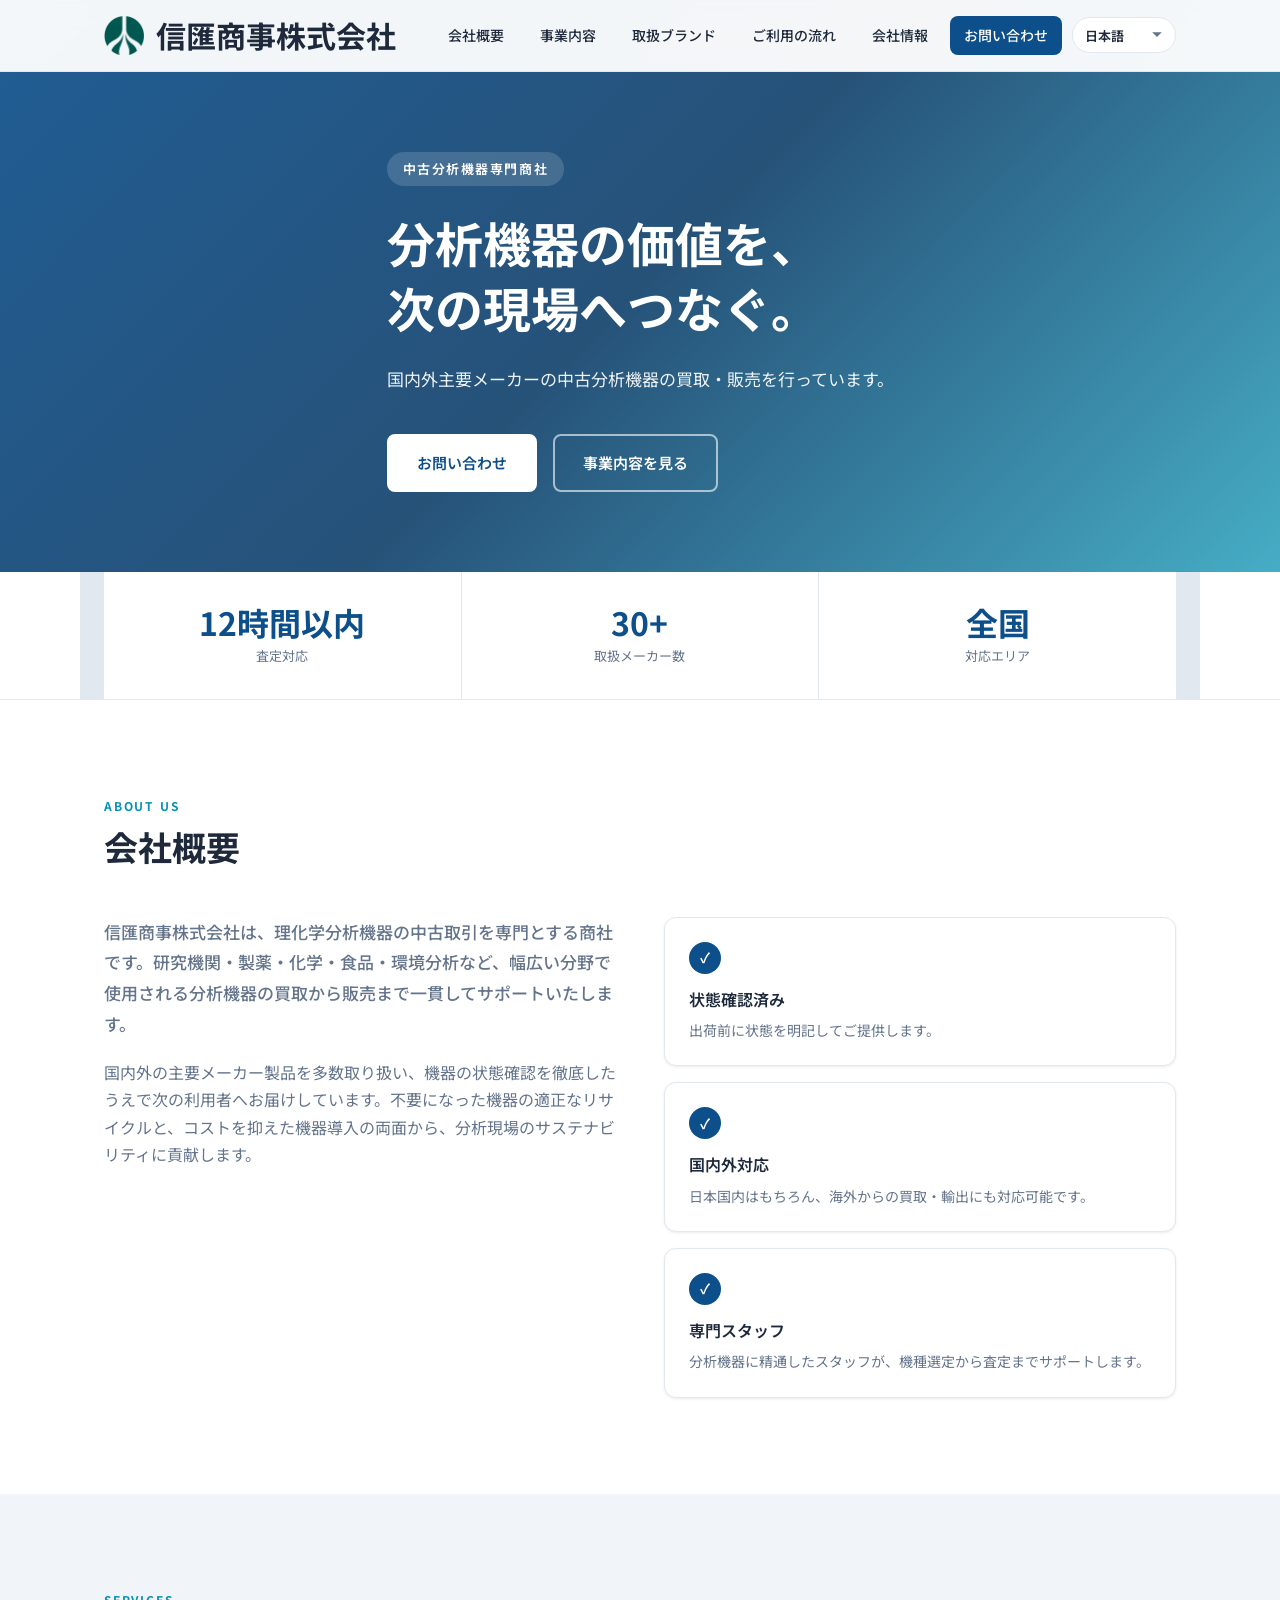
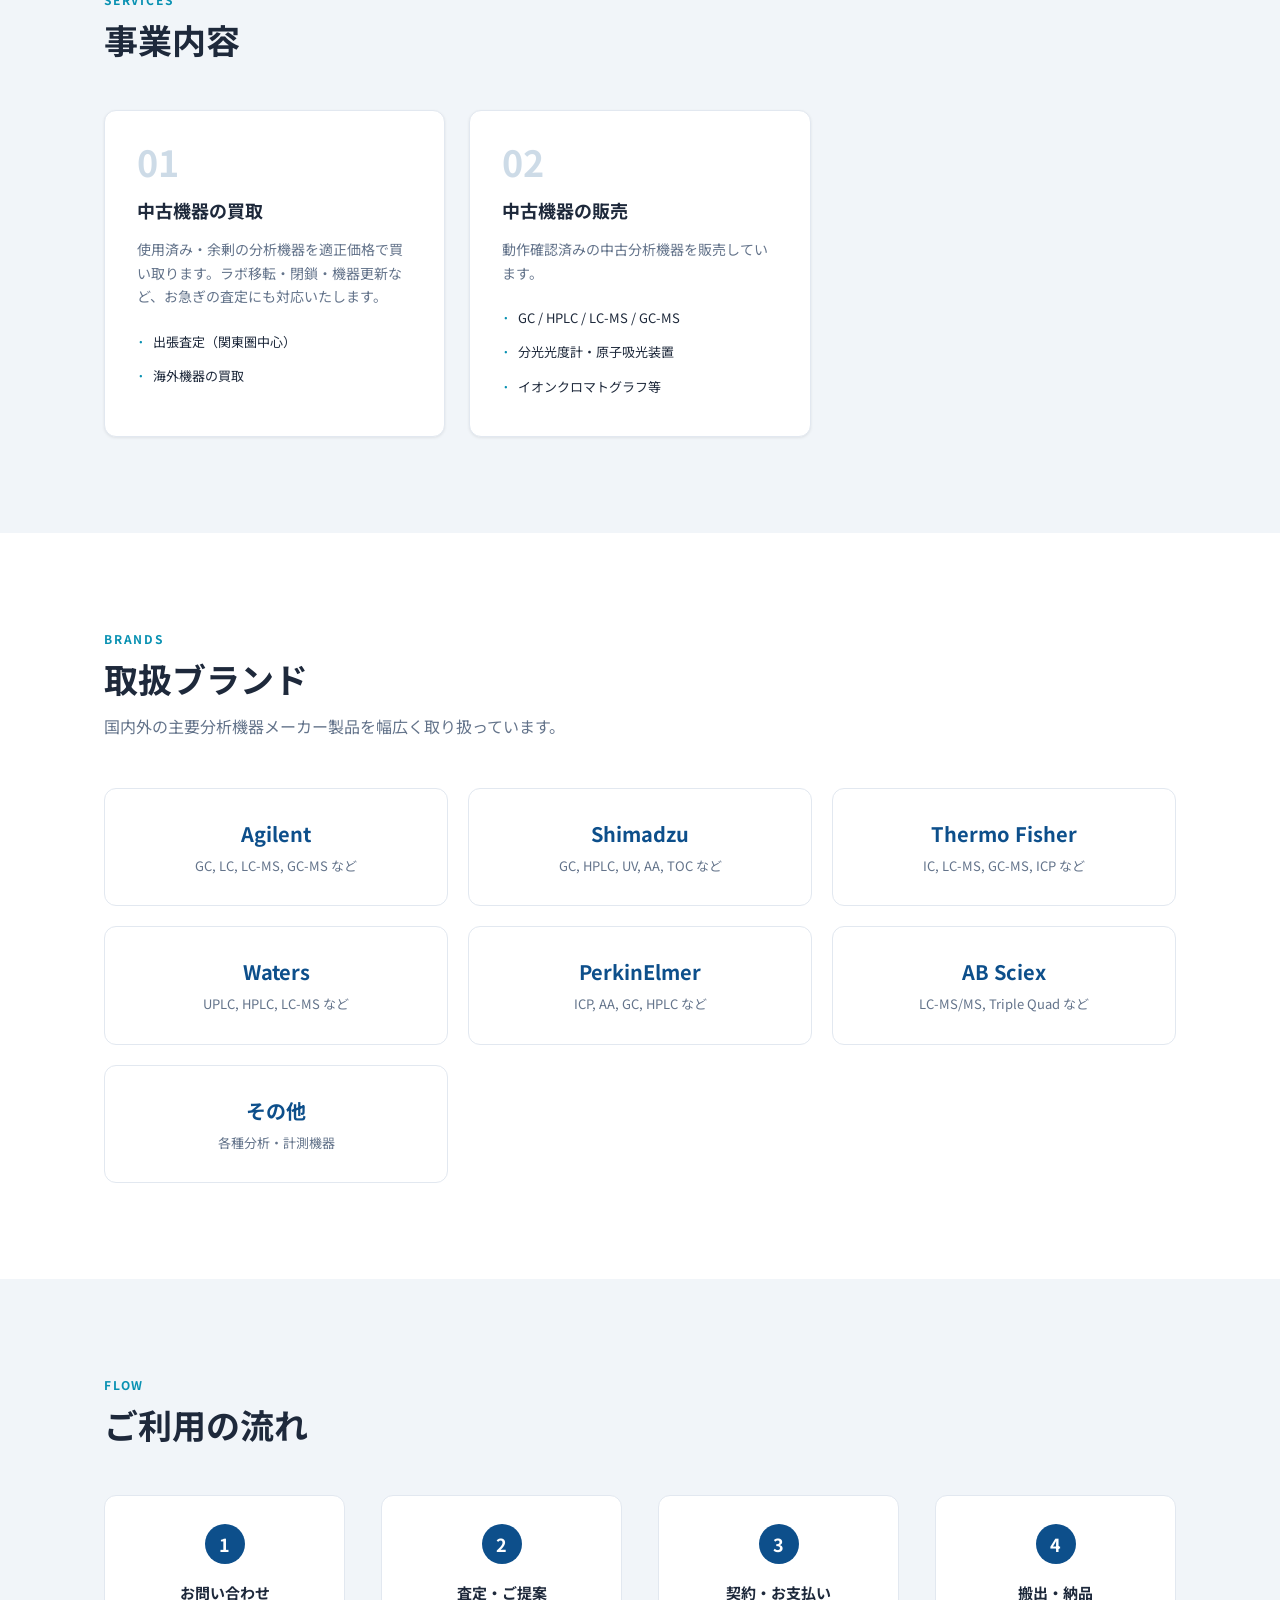
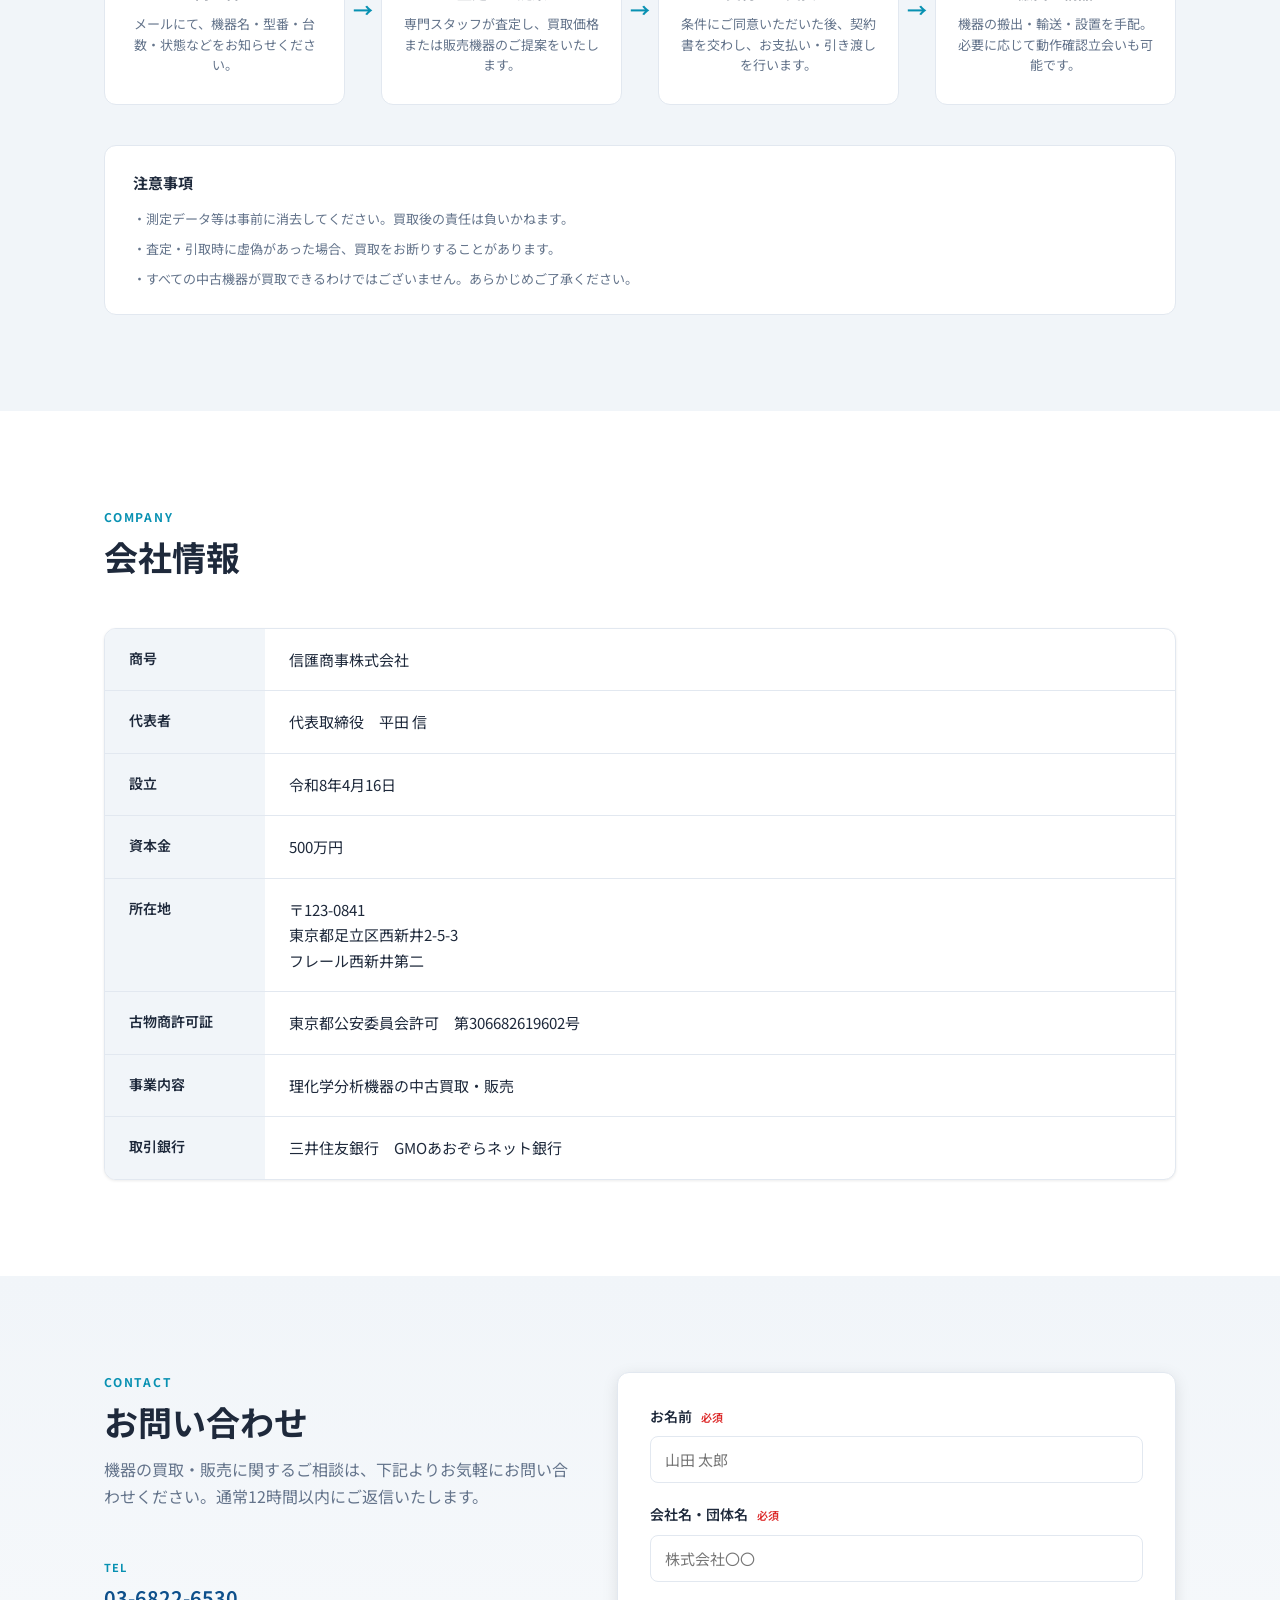
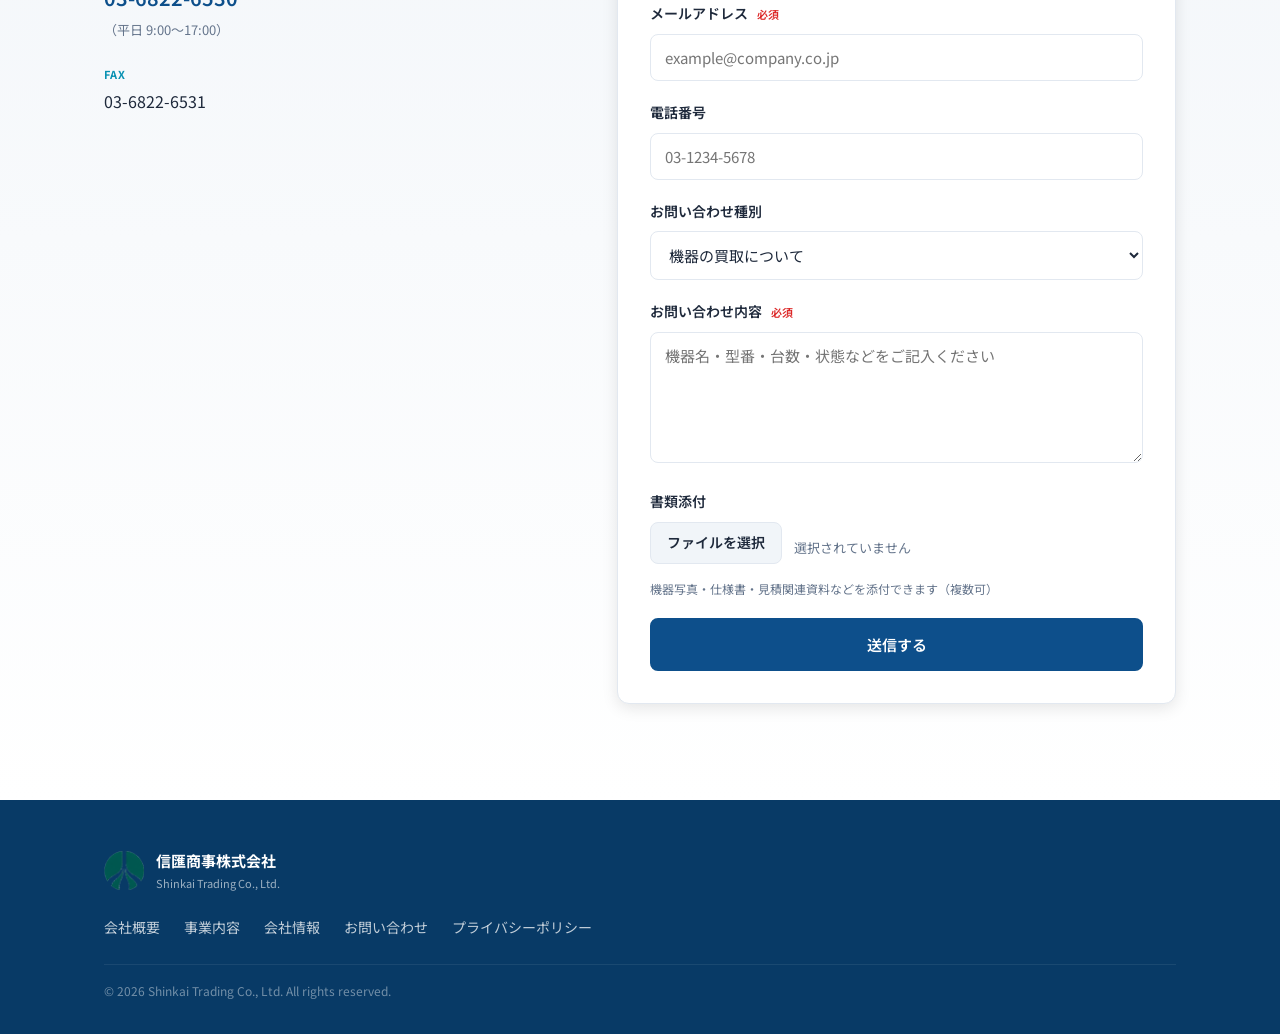
<file: index.html>
<!DOCTYPE html>
<html lang="ja">
<head>
  <meta charset="UTF-8">
  <meta name="viewport" content="width=device-width, initial-scale=1.0">
  <meta name="description" content="信匯商事株式会社は、国内外メーカーの中古分析機器の買取・販売を行う専門商社です。">
  <meta name="keywords" content="中古分析機器,買取,販売,GC,LC,MS,信匯商事">
  <title data-i18n="meta.title">信匯商事株式会社 | 中古分析機器の買取・販売</title>
  <link rel="preconnect" href="https://fonts.googleapis.com">
  <link rel="preconnect" href="https://fonts.gstatic.com" crossorigin>
  <link href="https://fonts.googleapis.com/css2?family=Noto+Sans+JP:wght@400;500;600;700&display=swap" rel="stylesheet">
  <link rel="stylesheet" href="style.css?v=20260727a">
  <link rel="icon" type="image/png" href="shinkai-mark-06.png">
</head>
<body>
  <header class="header" id="header">
    <div class="container header-inner">
      <a href="#" class="logo">
        <img src="shinkai-mark-06.png" alt="" class="logo-mark-img" width="40" height="40" />
        <span class="logo-name" data-i18n="logo.header">信匯商事株式会社</span>
      </a>
      <div class="header-right">
        <button class="nav-toggle" id="navToggle" data-i18n-aria="nav.toggle" aria-label="メニューを開く" aria-expanded="false">
          <span></span><span></span><span></span>
        </button>
        <nav class="nav" id="nav">
          <ul>
            <li><a href="#about" data-i18n="nav.about">会社概要</a></li>
            <li><a href="#services" data-i18n="nav.services">事業内容</a></li>
            <li><a href="#brands" data-i18n="nav.brands">取扱ブランド</a></li>
            <li><a href="#flow" data-i18n="nav.flow">ご利用の流れ</a></li>
            <li><a href="#company" data-i18n="nav.company">会社情報</a></li>
            <li><a href="#contact" class="nav-cta" data-i18n="nav.contact">お問い合わせ</a></li>
          </ul>
        </nav>
        <div class="nav-lang">
          <select id="langSelect" class="lang-select" data-i18n-aria="lang.group" aria-label="言語切り替え">
            <option value="ja">日本語</option>
            <option value="en">English</option>
          </select>
        </div>
      </div>
    </div>
  </header>

  <main>
    <section class="hero">
      <div class="hero-bg"></div>
      <div class="container hero-content">
        <p class="hero-label" data-i18n="hero.label">中古分析機器専門商社</p>
        <h1 data-i18n-html="hero.title">分析機器の価値を、<br>次の現場へつなぐ。</h1>
        <p class="hero-desc" data-i18n="hero.desc">
          国内外主要メーカーの中古分析機器の買取・販売を行っています。
        </p>
        <div class="hero-actions">
          <a href="#contact" class="btn btn-primary" data-i18n="hero.ctaContact">お問い合わせ</a>
          <a href="#services" class="btn btn-outline" data-i18n="hero.ctaServices">事業内容を見る</a>
        </div>
      </div>
    </section>

    <section class="stats">
      <div class="container stats-grid">
        <div class="stat-item">
          <span class="stat-num" data-i18n="stat.appraisalValue">12時間以内</span>
          <span class="stat-label" data-i18n="stat.appraisal">査定対応</span>
        </div>
        <div class="stat-item">
          <span class="stat-num">30+</span>
          <span class="stat-label" data-i18n="stat.makers">取扱メーカー数</span>
        </div>
        <div class="stat-item">
          <span class="stat-num" data-i18n="stat.areaValue">全国</span>
          <span class="stat-label" data-i18n="stat.area">対応エリア</span>
        </div>
      </div>
    </section>

    <section class="section" id="about">
      <div class="container">
        <div class="section-header">
          <span class="section-label">ABOUT US</span>
          <h2 data-i18n="about.title">会社概要</h2>
        </div>
        <div class="about-grid">
          <div class="about-text">
            <p class="lead" data-i18n="about.lead">
              信匯商事株式会社は、理化学分析機器の中古取引を専門とする商社です。
              研究機関・製薬・化学・食品・環境分析など、幅広い分野で使用される分析機器の
              買取から販売まで一貫してサポートいたします。
            </p>
            <p data-i18n="about.body">
              国内外の主要メーカー製品を多数取り扱い、機器の状態確認を徹底したうえで
              次の利用者へお届けしています。不要になった機器の適正なリサイクルと、
              コストを抑えた機器導入の両面から、分析現場のサステナビリティに貢献します。
            </p>
          </div>
          <div class="about-features">
            <div class="feature-card">
              <div class="feature-icon">✓</div>
              <h3 data-i18n="about.f1.title">状態確認済み</h3>
              <p data-i18n="about.f1.body">出荷前に状態を明記してご提供します。</p>
            </div>
            <div class="feature-card">
              <div class="feature-icon">✓</div>
              <h3 data-i18n="about.f2.title">国内外対応</h3>
              <p data-i18n="about.f2.body">日本国内はもちろん、海外からの買取・輸出にも対応可能です。</p>
            </div>
            <div class="feature-card">
              <div class="feature-icon">✓</div>
              <h3 data-i18n="about.f3.title">専門スタッフ</h3>
              <p data-i18n="about.f3.body">分析機器に精通したスタッフが、機種選定から査定までサポートします。</p>
            </div>
          </div>
        </div>
      </div>
    </section>

    <section class="section section-alt" id="services">
      <div class="container">
        <div class="section-header">
          <span class="section-label">SERVICES</span>
          <h2 data-i18n="services.title">事業内容</h2>
        </div>
        <div class="services-grid">
          <article class="service-card">
            <div class="service-num">01</div>
            <h3 data-i18n="services.s1.title">中古機器の買取</h3>
            <p data-i18n="services.s1.body">
              使用済み・余剰の分析機器を適正価格で買い取ります。
              ラボ移転・閉鎖・機器更新など、お急ぎの査定にも対応いたします。
            </p>
            <ul>
              <li data-i18n="services.s1.li1">出張査定（関東圏中心）</li>
              <li data-i18n="services.s1.li2">海外機器の買取</li>
            </ul>
          </article>
          <article class="service-card">
            <div class="service-num">02</div>
            <h3 data-i18n="services.s2.title">中古機器の販売</h3>
            <p data-i18n="services.s2.body">
              動作確認済みの中古分析機器を販売しています。
            </p>
            <ul>
              <li>GC / HPLC / LC-MS / GC-MS</li>
              <li data-i18n="services.s2.li2">分光光度計・原子吸光装置</li>
              <li data-i18n="services.s2.li3">イオンクロマトグラフ等</li>
            </ul>
          </article>
        </div>
      </div>
    </section>

    <section class="section" id="brands">
      <div class="container">
        <div class="section-header">
          <span class="section-label">BRANDS</span>
          <h2 data-i18n="brands.title">取扱ブランド</h2>
          <p class="section-desc" data-i18n="brands.desc">国内外の主要分析機器メーカー製品を幅広く取り扱っています。</p>
        </div>
        <div class="brands-grid">
          <div class="brand-card">
            <h3>Agilent</h3>
            <p>GC, LC, LC-MS, GC-MS <span data-i18n="brands.etc">など</span></p>
          </div>
          <div class="brand-card">
            <h3>Shimadzu</h3>
            <p>GC, HPLC, UV, AA, TOC <span data-i18n="brands.etc">など</span></p>
          </div>
          <div class="brand-card">
            <h3>Thermo Fisher</h3>
            <p>IC, LC-MS, GC-MS, ICP <span data-i18n="brands.etc">など</span></p>
          </div>
          <div class="brand-card">
            <h3>Waters</h3>
            <p>UPLC, HPLC, LC-MS <span data-i18n="brands.etc">など</span></p>
          </div>
          <div class="brand-card">
            <h3>PerkinElmer</h3>
            <p>ICP, AA, GC, HPLC <span data-i18n="brands.etc">など</span></p>
          </div>
          <div class="brand-card">
            <h3>AB Sciex</h3>
            <p>LC-MS/MS, Triple Quad <span data-i18n="brands.etc">など</span></p>
          </div>
          <div class="brand-card">
            <h3 data-i18n="brands.other">その他</h3>
            <p data-i18n="brands.otherDesc">各種分析・計測機器</p>
          </div>
        </div>
      </div>
    </section>

    <section class="section section-alt" id="flow">
      <div class="container">
        <div class="section-header">
          <span class="section-label">FLOW</span>
          <h2 data-i18n="flow.title">ご利用の流れ</h2>
        </div>
        <div class="flow-steps">
          <div class="flow-step">
            <span class="flow-num">1</span>
            <h3 data-i18n="flow.1.title">お問い合わせ</h3>
            <p data-i18n="flow.1.body">メールにて、機器名・型番・台数・状態などをお知らせください。</p>
          </div>
          <div class="flow-arrow">→</div>
          <div class="flow-step">
            <span class="flow-num">2</span>
            <h3 data-i18n="flow.2.title">査定・ご提案</h3>
            <p data-i18n="flow.2.body">専門スタッフが査定し、買取価格または販売機器のご提案をいたします。</p>
          </div>
          <div class="flow-arrow">→</div>
          <div class="flow-step">
            <span class="flow-num">3</span>
            <h3 data-i18n="flow.3.title">契約・お支払い</h3>
            <p data-i18n="flow.3.body">条件にご同意いただいた後、契約書を交わし、お支払い・引き渡しを行います。</p>
          </div>
          <div class="flow-arrow">→</div>
          <div class="flow-step">
            <span class="flow-num">4</span>
            <h3 data-i18n="flow.4.title">搬出・納品</h3>
            <p data-i18n="flow.4.body">機器の搬出・輸送・設置を手配。必要に応じて動作確認立会いも可能です。</p>
          </div>
        </div>
        <div class="flow-notes">
          <h3 data-i18n="flow.notes">注意事項</h3>
          <ul>
            <li data-i18n="flow.n1">測定データ等は事前に消去してください。買取後の責任は負いかねます。</li>
            <li data-i18n="flow.n2">査定・引取時に虚偽があった場合、買取をお断りすることがあります。</li>
            <li data-i18n="flow.n3">すべての中古機器が買取できるわけではございません。あらかじめご了承ください。</li>
          </ul>
        </div>
      </div>
    </section>

    <section class="section" id="company">
      <div class="container">
        <div class="section-header">
          <span class="section-label">COMPANY</span>
          <h2 data-i18n="company.title">会社情報</h2>
        </div>
        <div class="company-table-wrap">
          <table class="company-table">
            <tbody>
              <tr>
                <th data-i18n="company.name">商号</th>
                <td data-i18n-html="company.nameValue">信匯商事株式会社</td>
              </tr>
              <tr>
                <th data-i18n="company.rep">代表者</th>
                <td data-i18n="company.repValue">代表取締役　平田 信</td>
              </tr>
              <tr>
                <th data-i18n="company.founded">設立</th>
                <td data-i18n="company.foundedValue">令和8年4月16日</td>
              </tr>
              <tr>
                <th data-i18n="company.capital">資本金</th>
                <td data-i18n="company.capitalValue">500万円</td>
              </tr>
              <tr>
                <th data-i18n="company.address">所在地</th>
                <td data-i18n-html="company.addressValue">
                  〒123-0841<br>
                  東京都足立区西新井2-5-3<br>
                  フレール西新井第二
                </td>
              </tr>
              <tr>
                <th data-i18n="company.license">古物商許可証</th>
                <td data-i18n="company.licenseValue">東京都公安委員会許可　第306682619602号</td>
              </tr>
              <tr>
                <th data-i18n="company.business">事業内容</th>
                <td data-i18n="company.businessValue">理化学分析機器の中古買取・販売</td>
              </tr>
              <tr>
                <th data-i18n="company.bank">取引銀行</th>
                <td data-i18n="company.bankValue">三井住友銀行　GMOあおぞらネット銀行</td>
              </tr>
            </tbody>
          </table>
        </div>
      </div>
    </section>

    <section class="section section-contact" id="contact">
      <div class="container">
        <div class="contact-grid">
          <div class="contact-info">
            <div class="section-header">
              <span class="section-label">CONTACT</span>
              <h2 data-i18n="contact.title">お問い合わせ</h2>
              <p class="section-desc" data-i18n="contact.desc">
                機器の買取・販売に関するご相談は、下記よりお気軽にお問い合わせください。
                通常12時間以内にご返信いたします。
              </p>
            </div>
            <div class="contact-details">
              <div class="contact-item">
                <span class="contact-label">TEL</span>
                <a href="tel:+81368226530">03-6822-6530</a>
                <span class="contact-sub" data-i18n="contact.hours">（平日 9:00〜17:00）</span>
              </div>
              <div class="contact-item">
                <span class="contact-label">FAX</span>
                <span>03-6822-6531</span>
              </div>
            </div>
          </div>
          <form class="contact-form" id="contactForm" action="https://formsubmit.co/hirata@shinkai-trading.co.jp" method="POST" enctype="multipart/form-data">
            <input type="hidden" name="_subject" id="formSubject" value="【お問い合わせ】ウェブサイトより">
            <input type="hidden" name="_template" value="table">
            <input type="hidden" name="_captcha" value="false">
            <input type="hidden" name="_next" value="https://www.shinkai-trading.co.jp/?sent=1#contact">
            <input type="text" name="_honey" style="display:none !important" tabindex="-1" autocomplete="off" aria-hidden="true">
            <input type="hidden" name="inquiry_type" id="typeText" value="">
            <p class="form-status form-status--success" id="formSent" hidden data-i18n="form.sent">送信が完了しました。内容を確認のうえ、ご連絡いたします。</p>
            <div class="form-group">
              <label for="name"><span data-i18n="form.name">お名前</span> <span class="required" data-i18n="form.required">必須</span></label>
              <input type="text" id="name" name="name" required data-i18n-placeholder="form.namePh" placeholder="山田 太郎">
            </div>
            <div class="form-group">
              <label for="company"><span data-i18n="form.company">会社名・団体名</span> <span class="required" data-i18n="form.required">必須</span></label>
              <input type="text" id="company" name="company" required data-i18n-placeholder="form.companyPh" placeholder="株式会社〇〇">
            </div>
            <div class="form-group">
              <label for="email"><span data-i18n="form.email">メールアドレス</span> <span class="required" data-i18n="form.required">必須</span></label>
              <input type="email" id="email" name="email" required placeholder="example@company.co.jp">
            </div>
            <div class="form-group">
              <label for="phone" data-i18n="form.phone">電話番号</label>
              <input type="tel" id="phone" name="phone" data-i18n-placeholder="form.phonePh" placeholder="03-1234-5678">
            </div>
            <div class="form-group">
              <label for="type" data-i18n="form.type">お問い合わせ種別</label>
              <select id="type" name="type_code">
                <option value="buy" data-i18n="form.typeBuy">機器の買取について</option>
                <option value="sell" data-i18n="form.typeSell">機器の購入について</option>
                <option value="other" data-i18n="form.typeOther">その他</option>
              </select>
            </div>
            <div class="form-group">
              <label for="message"><span data-i18n="form.message">お問い合わせ内容</span> <span class="required" data-i18n="form.required">必須</span></label>
              <textarea id="message" name="message" rows="5" required data-i18n-placeholder="form.messagePh" placeholder="機器名・型番・台数・状態などをご記入ください"></textarea>
            </div>
            <div class="form-group">
              <label for="attachment" data-i18n="form.attachment">書類添付</label>
              <div class="file-upload">
                <input type="file" id="attachment" name="attachment" class="file-upload-input" multiple accept=".pdf,.doc,.docx,.xls,.xlsx,.jpg,.jpeg,.png,.gif,.zip">
                <label for="attachment" class="file-upload-btn" data-i18n="form.fileBtn">ファイルを選択</label>
                <span class="file-upload-name" id="attachmentName" data-i18n="form.fileNone">選択されていません</span>
              </div>
              <p class="file-hint" data-i18n="form.fileHint">機器写真・仕様書・見積関連資料などを添付できます（複数可）</p>
            </div>
            <button type="submit" class="btn btn-primary btn-full" data-i18n="form.submit">送信する</button>
          </form>
        </div>
      </div>
    </section>
  </main>

  <footer class="footer">
    <div class="container footer-inner">
      <div class="footer-brand">
        <img src="shinkai-mark-06.png" alt="" class="logo-mark-img logo-mark-img--footer" width="40" height="40" />
        <div>
          <p class="footer-name" data-i18n="logo.company">信匯商事株式会社</p>
          <p class="footer-sub">Shinkai Trading Co., Ltd.</p>
        </div>
      </div>
      <div class="footer-links">
        <a href="#about" data-i18n="footer.about">会社概要</a>
        <a href="#services" data-i18n="footer.services">事業内容</a>
        <a href="#company" data-i18n="footer.company">会社情報</a>
        <a href="#contact" data-i18n="footer.contact">お問い合わせ</a>
        <a href="privacy.html" data-i18n="footer.privacy">プライバシーポリシー</a>
      </div>
      <p class="footer-copy">&copy; 2026 Shinkai Trading Co., Ltd. All rights reserved.</p>
    </div>
  </footer>

  <script src="i18n.js?v=20260727a"></script>
  <script src="main.js?v=20260727a"></script>
</body>
</html>
</file>
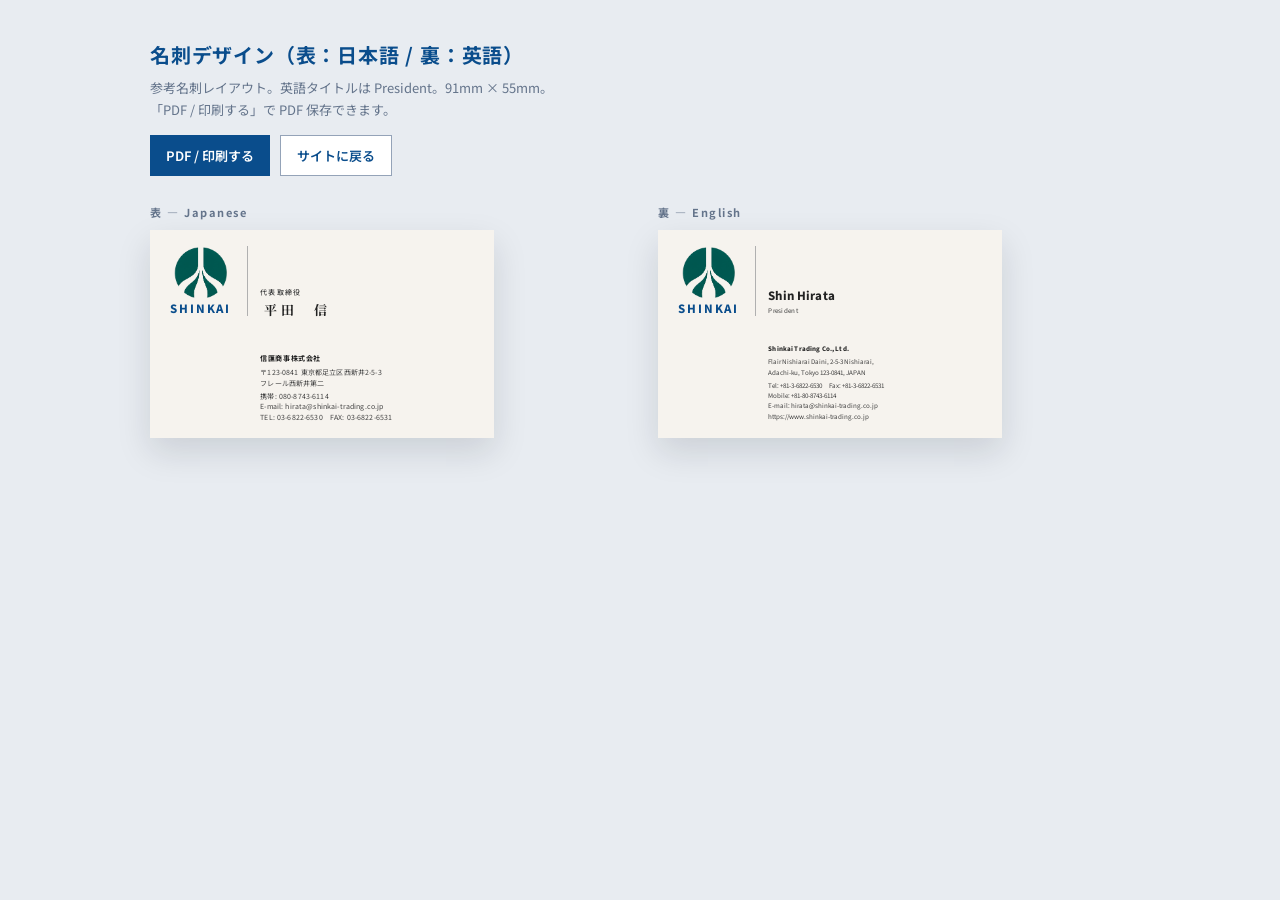
<file: business-card.html>
<!DOCTYPE html>
<html lang="ja">
<head>
  <meta charset="UTF-8" />
  <meta name="viewport" content="width=device-width, initial-scale=1" />
  <title>名刺 | 信匯商事株式会社</title>
  <link rel="preconnect" href="https://fonts.googleapis.com" />
  <link rel="preconnect" href="https://fonts.gstatic.com" crossorigin />
  <link href="https://fonts.googleapis.com/css2?family=Noto+Sans+JP:wght@400;500;700&family=Noto+Serif+JP:wght@600;700&family=Source+Sans+3:wght@400;600;700&display=swap" rel="stylesheet" />
  <style>
    :root {
      --ink: #222;
      --soft: #444;
      --line: #b0b0b0;
      --brand: #0a4d8c;
      --paper: #f6f3ee;
      --ui: #64748b;
    }

    * { box-sizing: border-box; margin: 0; padding: 0; }

    body {
      font-family: "Noto Sans JP", "Source Sans 3", sans-serif;
      background: #e8ecf1;
      color: var(--ink);
      min-height: 100vh;
      padding: 40px 24px 64px;
    }

    .page { max-width: 980px; margin: 0 auto; }
    .intro { margin-bottom: 28px; }

    .intro h1 {
      font-size: 20px;
      font-weight: 700;
      letter-spacing: 0.04em;
      color: var(--brand);
    }

    .intro p {
      margin-top: 8px;
      font-size: 13px;
      color: var(--ui);
      line-height: 1.7;
    }

    .actions {
      display: flex;
      flex-wrap: wrap;
      gap: 10px;
      margin-top: 14px;
    }

    .actions button {
      appearance: none;
      border: 0;
      background: var(--brand);
      color: #fff;
      font: inherit;
      font-size: 13px;
      font-weight: 600;
      padding: 10px 16px;
      cursor: pointer;
    }

    .actions button.secondary {
      background: #fff;
      color: var(--brand);
      border: 1px solid #94a3b8;
    }

    .board {
      display: grid;
      gap: 36px;
    }

    .face-label {
      font-size: 11px;
      font-weight: 700;
      letter-spacing: 0.14em;
      color: var(--ui);
      margin-bottom: 10px;
    }

    /* 91mm × 55mm — ORIX参考の整列レイアウト */
    .card {
      width: 91mm;
      height: 55mm;
      background: var(--paper);
      overflow: hidden;
      box-shadow: 0 14px 32px rgba(15, 23, 42, 0.13);
    }

    .card-inner {
      width: 100%;
      height: 100%;
      padding: 4.2mm 5.5mm 4.2mm 3.8mm;
      display: grid;
      grid-template-columns: 22mm minmax(0, 1fr);
      grid-template-rows: auto 1fr;
      background: var(--paper);
      color: var(--ink);
    }

    .brand-col {
      grid-column: 1;
      grid-row: 1;
      display: flex;
      flex-direction: column;
      align-items: center;
      align-self: start;
      height: fit-content;
      padding-top: 0;
      padding-right: 2.8mm;
      position: relative;
    }

    .brand-col::after {
      content: "";
      position: absolute;
      top: 0;
      right: 0;
      bottom: 0;
      width: 0.22mm;
      background: var(--line);
    }

    .mark {
      width: 14mm;
      height: 14mm;
      object-fit: contain;
      display: block;
    }

    .mark-word {
      margin-top: 1.2mm;
      font-family: "Source Sans 3", sans-serif;
      font-size: 13px;
      font-weight: 700;
      letter-spacing: 0.14em;
      color: var(--brand);
      line-height: 1;
    }

    .person-col {
      grid-column: 2;
      grid-row: 1;
      padding-left: 3.4mm;
      display: flex;
      flex-direction: column;
      justify-content: flex-end;
      align-self: stretch;
      padding-bottom: 0;
    }

    .title {
      font-size: 7px;
      font-weight: 500;
      letter-spacing: 0.16em;
      color: var(--soft);
      line-height: 1.35;
    }

    .title.en {
      font-family: "Source Sans 3", sans-serif;
      font-size: 7px;
      letter-spacing: 0.04em;
      font-weight: 400;
      color: var(--soft);
      margin-top: 1.2mm;
    }

    .name {
      margin-top: 1.6mm;
      font-family: "Noto Serif JP", "Hiragino Mincho ProN", serif;
      font-size: 13px;
      font-weight: 700;
      letter-spacing: 0.28em;
      line-height: 1;
      text-indent: 0.28em;
      color: var(--ink);
    }

    .name.en {
      margin-top: 0;
      margin-bottom: 0;
      font-family: "Source Sans 3", sans-serif;
      font-size: 13px;
      font-weight: 700;
      letter-spacing: 0.01em;
      text-indent: 0;
    }

    .info-col {
      grid-column: 1 / -1;
      grid-row: 2;
      padding-left: 25.4mm;
      padding-top: 2.4mm;
      display: flex;
      flex-direction: column;
      justify-content: flex-end;
    }

    .company {
      font-size: 7px;
      font-weight: 700;
      letter-spacing: 0.08em;
      margin-bottom: 1.2mm;
      color: var(--ink);
    }

    .company.en {
      font-family: "Source Sans 3", sans-serif;
      font-size: 7px;
      font-weight: 700;
      letter-spacing: 0.02em;
      margin-bottom: 1mm;
    }

    .details {
      font-size: 7px;
      line-height: 1.5;
      color: var(--soft);
      letter-spacing: 0.02em;
    }

    .details.en {
      font-family: "Source Sans 3", sans-serif;
      font-size: 7px;
      line-height: 1.48;
      letter-spacing: 0;
    }

    .details .row { display: block; }

    .details .gap {
      height: 0.7mm;
    }

    @media (min-width: 760px) {
      .board {
        grid-template-columns: 1fr 1fr;
        align-items: start;
      }
    }

    @media print {
      @page {
        size: 91mm 55mm;
        margin: 0;
      }

      body {
        background: #fff;
        padding: 0;
      }

      .intro,
      .face-label,
      .actions {
        display: none !important;
      }

      .page,
      .board,
      .face {
        margin: 0;
        padding: 0;
        max-width: none;
      }

      .board { display: block; }

      .face {
        break-after: page;
        page-break-after: always;
      }

      .face:last-child {
        break-after: auto;
        page-break-after: auto;
      }

      .card {
        box-shadow: none;
        width: 91mm;
        height: 55mm;
      }
    }
  </style>
</head>
<body>
  <div class="page">
    <div class="intro">
      <h1>名刺デザイン（表：日本語 / 裏：英語）</h1>
      <p>
        参考名刺レイアウト。英語タイトルは President。91mm × 55mm。<br />
        「PDF / 印刷する」で PDF 保存できます。
      </p>
      <div class="actions">
        <button type="button" onclick="window.print()">PDF / 印刷する</button>
        <button type="button" class="secondary" onclick="window.location.href='index.html'">サイトに戻る</button>
      </div>
    </div>

    <div class="board">
      <div class="face">
        <div class="face-label">表 — Japanese</div>
        <article class="card" aria-label="名刺 表面（日本語）">
          <div class="card-inner">
            <div class="brand-col">
              <img class="mark" src="shinkai-mark-06.png" alt="" width="40" height="40" />
              <span class="mark-word">SHINKAI</span>
            </div>

            <div class="person-col">
              <div class="title">代表取締役</div>
              <div class="name">平田　信</div>
            </div>

            <div class="info-col">
              <div class="company">信匯商事株式会社</div>
              <div class="details">
                <span class="row">〒123-0841 東京都足立区西新井2-5-3</span>
                <span class="row">フレール西新井第二</span>
                <div class="gap"></div>
                <span class="row">携帯: 080-8743-6114</span>
                <span class="row">E-mail: hirata@shinkai-trading.co.jp</span>
                <span class="row">TEL: 03-6822-6530　FAX: 03-6822-6531</span>
              </div>
            </div>
          </div>
        </article>
      </div>

      <div class="face">
        <div class="face-label">裏 — English</div>
        <article class="card" aria-label="Business card back (English)">
          <div class="card-inner">
            <div class="brand-col">
              <img class="mark" src="shinkai-mark-06.png" alt="" width="40" height="40" />
              <span class="mark-word">SHINKAI</span>
            </div>

            <div class="person-col">
              <div class="name en">Shin Hirata</div>
              <div class="title en">President</div>
            </div>

            <div class="info-col">
              <div class="company en">Shinkai Trading Co., Ltd.</div>
              <div class="details en">
                <span class="row">Flair Nishiarai Daini, 2-5-3 Nishiarai,</span>
                <span class="row">Adachi-ku, Tokyo 123-0841, JAPAN</span>
                <div class="gap"></div>
                <span class="row">Tel: +81-3-6822-6530　Fax: +81-3-6822-6531</span>
                <span class="row">Mobile: +81-80-8743-6114</span>
                <span class="row">E-mail: hirata@shinkai-trading.co.jp</span>
                <span class="row">https://www.shinkai-trading.co.jp</span>
              </div>
            </div>
          </div>
        </article>
      </div>
    </div>
  </div>
</body>
</html>
</file>
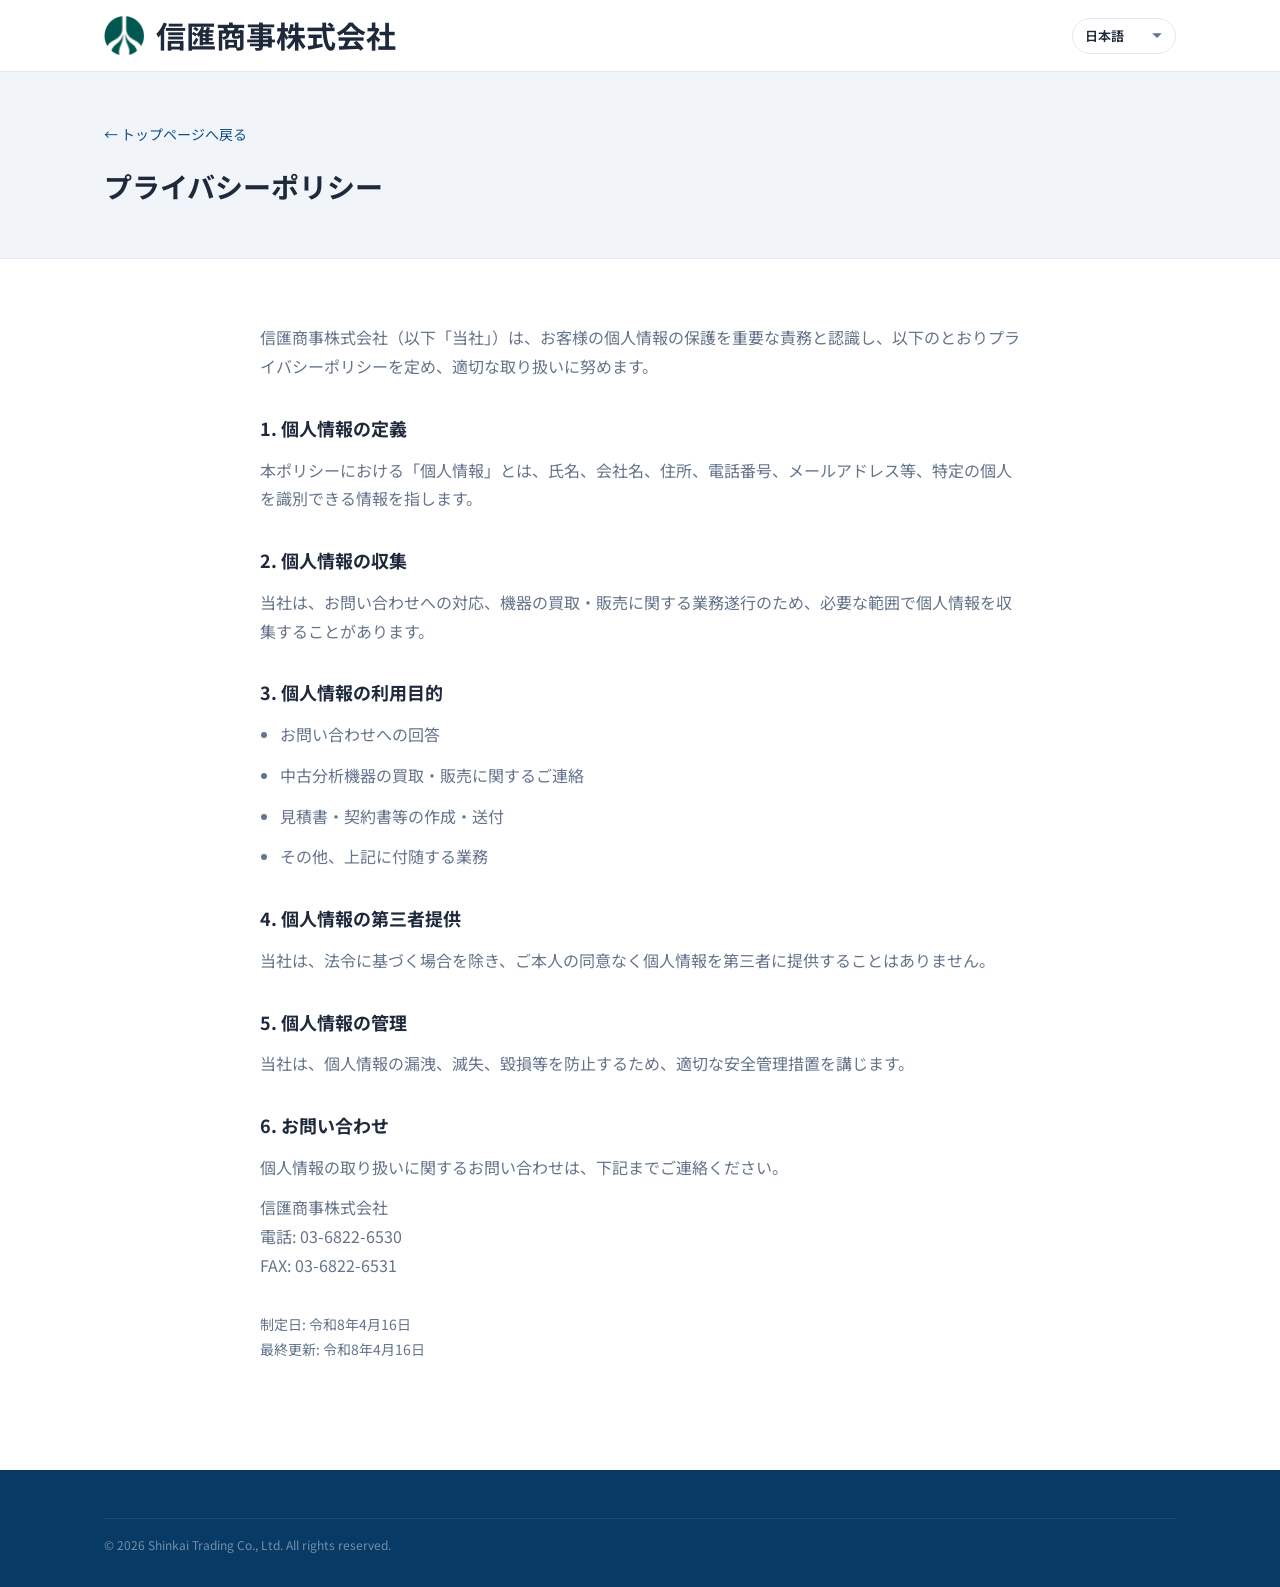
<file: privacy.html>
<!DOCTYPE html>
<html lang="ja">
<head>
  <meta charset="UTF-8">
  <meta name="viewport" content="width=device-width, initial-scale=1.0">
  <meta name="description" content="信匯商事株式会社 プライバシーポリシー">
  <title data-i18n="privacy.metaTitle">プライバシーポリシー | 信匯商事株式会社</title>
  <link rel="preconnect" href="https://fonts.googleapis.com">
  <link rel="preconnect" href="https://fonts.gstatic.com" crossorigin>
  <link href="https://fonts.googleapis.com/css2?family=Noto+Sans+JP:wght@400;500;600;700&display=swap" rel="stylesheet">
  <link rel="stylesheet" href="style.css?v=20260727a">
  <link rel="icon" type="image/png" href="shinkai-mark-06.png">
</head>
<body class="page-privacy">
  <header class="header" id="header">
    <div class="container header-inner">
      <a href="index.html" class="logo">
        <img src="shinkai-mark-06.png" alt="" class="logo-mark-img" width="40" height="40" />
        <span class="logo-name" data-i18n="logo.header">信匯商事株式会社</span>
      </a>
      <div class="header-right">
        <div class="nav-lang">
          <select id="langSelect" class="lang-select" data-i18n-aria="lang.group" aria-label="言語切り替え">
            <option value="ja">日本語</option>
            <option value="en">English</option>
          </select>
        </div>
      </div>
    </div>
  </header>

  <div class="page-header">
    <div class="container">
      <a href="index.html" class="back-link" data-i18n="privacy.back">← トップページへ戻る</a>
      <h1 data-i18n="privacy.title">プライバシーポリシー</h1>
    </div>
  </div>

  <div class="container page-content">
    <p data-i18n="privacy.intro">信匯商事株式会社（以下「当社」）は、お客様の個人情報の保護を重要な責務と認識し、以下のとおりプライバシーポリシーを定め、適切な取り扱いに努めます。</p>

    <h2 data-i18n="privacy.h1">1. 個人情報の定義</h2>
    <p data-i18n="privacy.p1">本ポリシーにおける「個人情報」とは、氏名、会社名、住所、電話番号、メールアドレス等、特定の個人を識別できる情報を指します。</p>

    <h2 data-i18n="privacy.h2">2. 個人情報の収集</h2>
    <p data-i18n="privacy.p2">当社は、お問い合わせへの対応、機器の買取・販売に関する業務遂行のため、必要な範囲で個人情報を収集することがあります。</p>

    <h2 data-i18n="privacy.h3">3. 個人情報の利用目的</h2>
    <ul>
      <li data-i18n="privacy.l1">お問い合わせへの回答</li>
      <li data-i18n="privacy.l2">中古分析機器の買取・販売に関するご連絡</li>
      <li data-i18n="privacy.l3">見積書・契約書等の作成・送付</li>
      <li data-i18n="privacy.l4">その他、上記に付随する業務</li>
    </ul>

    <h2 data-i18n="privacy.h4">4. 個人情報の第三者提供</h2>
    <p data-i18n="privacy.p4">当社は、法令に基づく場合を除き、ご本人の同意なく個人情報を第三者に提供することはありません。</p>

    <h2 data-i18n="privacy.h5">5. 個人情報の管理</h2>
    <p data-i18n="privacy.p5">当社は、個人情報の漏洩、滅失、毀損等を防止するため、適切な安全管理措置を講じます。</p>

    <h2 data-i18n="privacy.h6">6. お問い合わせ</h2>
    <p data-i18n="privacy.p6">個人情報の取り扱いに関するお問い合わせは、下記までご連絡ください。</p>
    <p>
      <span data-i18n="logo.company">信匯商事株式会社</span><br>
      <span data-i18n="privacy.tel">電話</span>: 03-6822-6530<br>
      FAX: 03-6822-6531
    </p>

    <p style="margin-top: 32px; font-size: 14px;" data-i18n-html="privacy.dates">制定日: 令和8年4月16日<br>最終更新: 令和8年4月16日</p>
  </div>

  <footer class="footer">
    <div class="container footer-inner">
      <p class="footer-copy">&copy; 2026 Shinkai Trading Co., Ltd. All rights reserved.</p>
    </div>
  </footer>

  <script src="i18n.js?v=20260727a"></script>
</body>
</html>
</file>
<file: style.css>
/* ===== Reset & Base ===== */
*, *::before, *::after {
  box-sizing: border-box;
  margin: 0;
  padding: 0;
}

:root {
  --color-primary: #0d4f8b;
  --color-primary-dark: #083a66;
  --color-primary-light: #1a6cb5;
  --color-accent: #0891b2;
  --color-text: #1e293b;
  --color-text-muted: #64748b;
  --color-bg: #ffffff;
  --color-bg-alt: #f1f5f9;
  --color-border: #e2e8f0;
  --shadow-sm: 0 1px 3px rgba(0,0,0,.08);
  --shadow-md: 0 4px 16px rgba(0,0,0,.1);
  --shadow-lg: 0 8px 32px rgba(0,0,0,.12);
  --radius: 8px;
  --radius-lg: 12px;
  --header-h: 72px;
}

html {
  scroll-behavior: smooth;
  scroll-padding-top: var(--header-h);
}

body {
  font-family: 'Noto Sans JP', -apple-system, BlinkMacSystemFont, sans-serif;
  font-size: 16px;
  line-height: 1.7;
  color: var(--color-text);
  background: var(--color-bg);
  -webkit-font-smoothing: antialiased;
}

a {
  color: var(--color-primary);
  text-decoration: none;
  transition: color .2s;
}

a:hover {
  color: var(--color-primary-light);
}

img {
  max-width: 100%;
  display: block;
}

.container {
  max-width: 1120px;
  margin: 0 auto;
  padding: 0 24px;
}

/* ===== Header ===== */
.header {
  position: fixed;
  top: 0;
  left: 0;
  right: 0;
  height: var(--header-h);
  background: rgba(255,255,255,.95);
  backdrop-filter: blur(12px);
  border-bottom: 1px solid var(--color-border);
  z-index: 1000;
}

.header-inner {
  display: flex;
  align-items: center;
  justify-content: space-between;
  height: 100%;
  gap: 16px;
}

.header-right {
  display: flex;
  align-items: center;
  gap: 10px;
  margin-left: auto;
}

.header-right .nav {
  order: 1;
}

.header-right .nav-lang {
  order: 2;
}

.header-right .nav-toggle {
  order: 3;
}

.nav-lang {
  display: flex;
  align-items: center;
  flex-shrink: 0;
}

.lang-select {
  appearance: none;
  -webkit-appearance: none;
  min-width: 104px;
  height: 36px;
  padding: 0 32px 0 12px;
  border: 1px solid var(--color-border);
  border-radius: 999px;
  background-color: var(--color-bg);
  background-image: url("data:image/svg+xml,%3Csvg xmlns='http://www.w3.org/2000/svg' width='12' height='8' viewBox='0 0 12 8'%3E%3Cpath fill='%2364748b' d='M1.2 1.2L6 6l4.8-4.8'/%3E%3C/svg%3E");
  background-repeat: no-repeat;
  background-position: right 12px center;
  background-size: 12px 8px;
  color: var(--color-text);
  font-family: inherit;
  font-size: 13px;
  font-weight: 600;
  cursor: pointer;
  transition: border-color .2s, box-shadow .2s;
}

.lang-select:hover,
.lang-select:focus {
  outline: none;
  border-color: var(--color-primary);
  box-shadow: 0 0 0 3px rgba(13,79,139,.12);
}

.logo {
  display: flex;
  align-items: center;
  gap: 12px;
  color: inherit;
}

.logo:hover {
  color: inherit;
}

.logo-mark-img {
  display: block;
  width: 40px;
  height: 40px;
  object-fit: contain;
  flex-shrink: 0;
}

.logo-mark-img--footer {
  width: 40px;
  height: 40px;
}

.logo-mark {
  display: flex;
  align-items: center;
  justify-content: center;
  width: 40px;
  height: 40px;
  background: var(--color-primary);
  color: #fff;
  font-weight: 700;
  font-size: 18px;
  border-radius: var(--radius);
}

.logo-text {
  display: flex;
  flex-direction: column;
}

.logo-name {
  font-weight: 700;
  font-size: 30px;
  line-height: 1.3;
}

html[lang="en"] .logo-name {
  font-size: 22px;
  letter-spacing: 0.06em;
}

.logo-sub {
  font-size: 10px;
  color: var(--color-text-muted);
  letter-spacing: .05em;
}

.nav ul {
  display: flex;
  align-items: center;
  gap: 8px;
  list-style: none;
}

.nav a {
  display: block;
  padding: 8px 14px;
  font-size: 14px;
  font-weight: 500;
  color: var(--color-text);
  border-radius: var(--radius);
  transition: background .2s, color .2s;
}

.nav a:hover {
  background: var(--color-bg-alt);
  color: var(--color-primary);
}

.nav-cta {
  background: var(--color-primary) !important;
  color: #fff !important;
}

.nav-cta:hover {
  background: var(--color-primary-dark) !important;
  color: #fff !important;
}

.nav-toggle {
  display: none;
  flex-direction: column;
  gap: 5px;
  background: none;
  border: none;
  cursor: pointer;
  padding: 8px;
}

.nav-toggle span {
  display: block;
  width: 24px;
  height: 2px;
  background: var(--color-text);
  transition: transform .3s, opacity .3s;
}

/* ===== Hero ===== */
.hero {
  position: relative;
  min-height: 560px;
  display: flex;
  align-items: center;
  padding-top: var(--header-h);
  overflow: hidden;
}

.hero-bg {
  position: absolute;
  inset: 0;
  background:
    linear-gradient(135deg, rgba(13,79,139,.92) 0%, rgba(8,58,102,.88) 50%, rgba(8,145,178,.75) 100%),
    url("data:image/svg+xml,%3Csvg width='60' height='60' viewBox='0 0 60 60' xmlns='http://www.w3.org/2000/svg'%3E%3Cg fill='none' fill-rule='evenodd'%3E%3Cg fill='%23ffffff' fill-opacity='0.04'%3E%3Cpath d='M36 34v-4h-2v4h-4v2h4v4h2v-4h4v-2h-4zm0-30V0h-2v4h-4v2h4v4h2V6h4V4h-4zM6 34v-4H4v4H0v2h4v4h2v-4h4v-2H6zM6 4V0H4v4H0v2h4v4h2V6h4V4H6z'/%3E%3C/g%3E%3C/g%3E%3C/svg%3E");
}

.hero-content {
  position: relative;
  color: #fff;
  padding: 80px 24px;
}

.hero-label {
  display: inline-block;
  font-size: 13px;
  font-weight: 600;
  letter-spacing: .12em;
  text-transform: uppercase;
  background: rgba(255,255,255,.15);
  padding: 6px 16px;
  border-radius: 20px;
  margin-bottom: 24px;
}

.hero h1 {
  font-size: clamp(32px, 5vw, 48px);
  font-weight: 700;
  line-height: 1.35;
  margin-bottom: 24px;
}

.hero-desc {
  font-size: 17px;
  line-height: 1.8;
  opacity: .92;
  margin-bottom: 40px;
  max-width: 640px;
}

.hero-actions {
  display: flex;
  gap: 16px;
  flex-wrap: wrap;
}

/* ===== Buttons ===== */
.btn {
  display: inline-flex;
  align-items: center;
  justify-content: center;
  padding: 14px 28px;
  font-size: 15px;
  font-weight: 600;
  border-radius: var(--radius);
  border: 2px solid transparent;
  cursor: pointer;
  transition: all .2s;
  font-family: inherit;
}

.btn-primary {
  background: #fff;
  color: var(--color-primary);
  border-color: #fff;
}

.btn-primary:hover {
  background: var(--color-bg-alt);
  color: var(--color-primary-dark);
}

.btn-outline {
  background: transparent;
  color: #fff;
  border-color: rgba(255,255,255,.6);
}

.btn-outline:hover {
  background: rgba(255,255,255,.1);
  border-color: #fff;
  color: #fff;
}

.btn-full {
  width: 100%;
}

/* ===== Stats ===== */
.stats {
  background: var(--color-bg);
  border-bottom: 1px solid var(--color-border);
  margin-top: -1px;
}

.stats-grid {
  display: grid;
  grid-template-columns: repeat(3, 1fr);
  gap: 1px;
  background: var(--color-border);
}

.stat-item {
  background: var(--color-bg);
  text-align: center;
  padding: 32px 16px;
}

.stat-num {
  display: block;
  font-size: 32px;
  font-weight: 700;
  color: var(--color-primary);
  line-height: 1.2;
}

.stat-label {
  display: block;
  font-size: 13px;
  color: var(--color-text-muted);
  margin-top: 4px;
}

/* ===== Sections ===== */
.section {
  padding: 96px 0;
}

.section-alt {
  background: var(--color-bg-alt);
}

.section-header {
  margin-bottom: 48px;
}

.section-label {
  display: block;
  font-size: 12px;
  font-weight: 700;
  letter-spacing: .15em;
  color: var(--color-accent);
  margin-bottom: 8px;
}

.section-header h2 {
  font-size: clamp(26px, 4vw, 34px);
  font-weight: 700;
  line-height: 1.3;
}

.section-desc {
  margin-top: 12px;
  color: var(--color-text-muted);
  max-width: 560px;
}

/* ===== About ===== */
.about-grid {
  display: grid;
  grid-template-columns: 1fr 1fr;
  gap: 48px;
  align-items: start;
}

.about-text .lead {
  font-size: 17px;
  font-weight: 500;
  margin-bottom: 20px;
  line-height: 1.8;
}

.about-text p {
  color: var(--color-text-muted);
}

.about-features {
  display: flex;
  flex-direction: column;
  gap: 16px;
}

.feature-card {
  background: var(--color-bg);
  border: 1px solid var(--color-border);
  border-radius: var(--radius-lg);
  padding: 24px;
  box-shadow: var(--shadow-sm);
}

.feature-icon {
  display: inline-flex;
  align-items: center;
  justify-content: center;
  width: 32px;
  height: 32px;
  background: var(--color-primary);
  color: #fff;
  border-radius: 50%;
  font-size: 14px;
  font-weight: 700;
  margin-bottom: 12px;
}

.feature-card h3 {
  font-size: 16px;
  font-weight: 600;
  margin-bottom: 6px;
}

.feature-card p {
  font-size: 14px;
  color: var(--color-text-muted);
  line-height: 1.6;
}

/* ===== Services ===== */
.services-grid {
  display: grid;
  grid-template-columns: repeat(3, 1fr);
  gap: 24px;
}

.service-card {
  background: var(--color-bg);
  border-radius: var(--radius-lg);
  padding: 32px;
  box-shadow: var(--shadow-sm);
  border: 1px solid var(--color-border);
  transition: box-shadow .2s, transform .2s;
}

.service-card:hover {
  box-shadow: var(--shadow-md);
  transform: translateY(-2px);
}

.service-num {
  font-size: 36px;
  font-weight: 700;
  color: var(--color-primary);
  opacity: .2;
  line-height: 1;
  margin-bottom: 16px;
}

.service-card h3 {
  font-size: 18px;
  font-weight: 700;
  margin-bottom: 12px;
}

.service-card p {
  font-size: 14px;
  color: var(--color-text-muted);
  margin-bottom: 16px;
  line-height: 1.7;
}

.service-card ul {
  list-style: none;
  font-size: 13px;
  color: var(--color-text);
}

.service-card li {
  padding: 6px 0;
  padding-left: 16px;
  position: relative;
}

.service-card li::before {
  content: '·';
  position: absolute;
  left: 0;
  color: var(--color-accent);
  font-weight: 700;
}

/* ===== Brands ===== */
.brands-grid {
  display: grid;
  grid-template-columns: repeat(3, 1fr);
  gap: 20px;
}

.brand-card {
  background: var(--color-bg);
  border: 1px solid var(--color-border);
  border-radius: var(--radius-lg);
  padding: 28px;
  text-align: center;
  transition: border-color .2s, box-shadow .2s;
}

.brand-card:hover {
  border-color: var(--color-primary-light);
  box-shadow: var(--shadow-md);
}

.brand-card h3 {
  font-size: 20px;
  font-weight: 700;
  color: var(--color-primary);
  margin-bottom: 4px;
}

.brand-ja {
  font-size: 14px;
  color: var(--color-text-muted);
  margin-bottom: 12px;
}

.brand-card p:last-child {
  font-size: 13px;
  color: var(--color-text-muted);
}

/* ===== Flow ===== */
.flow-steps {
  display: flex;
  align-items: flex-start;
  gap: 8px;
}

.flow-step {
  flex: 1;
  background: var(--color-bg);
  border-radius: var(--radius-lg);
  padding: 28px 20px;
  text-align: center;
  border: 1px solid var(--color-border);
}

.flow-num {
  display: inline-flex;
  align-items: center;
  justify-content: center;
  width: 40px;
  height: 40px;
  background: var(--color-primary);
  color: #fff;
  font-weight: 700;
  font-size: 18px;
  border-radius: 50%;
  margin-bottom: 16px;
}

.flow-step h3 {
  font-size: 15px;
  font-weight: 700;
  margin-bottom: 8px;
}

.flow-step p {
  font-size: 13px;
  color: var(--color-text-muted);
  line-height: 1.6;
}

.flow-arrow {
  flex-shrink: 0;
  align-self: center;
  color: var(--color-accent);
  font-size: 20px;
  font-weight: 700;
  padding-top: 20px;
}

.flow-notes {
  margin-top: 40px;
  padding: 24px 28px;
  background: var(--color-bg);
  border: 1px solid var(--color-border);
  border-radius: var(--radius-lg);
}

.flow-notes h3 {
  font-size: 15px;
  font-weight: 700;
  margin-bottom: 12px;
  color: var(--color-text);
}

.flow-notes ul {
  list-style: none;
  display: grid;
  gap: 8px;
}

.flow-notes li {
  position: relative;
  padding-left: 1em;
  font-size: 13px;
  line-height: 1.7;
  color: var(--color-text-muted);
}

.flow-notes li::before {
  content: "・";
  position: absolute;
  left: 0;
}

/* ===== Company Table ===== */
.company-table-wrap {
  background: var(--color-bg);
  border: 1px solid var(--color-border);
  border-radius: var(--radius-lg);
  overflow: hidden;
  box-shadow: var(--shadow-sm);
}

.company-table {
  width: 100%;
  border-collapse: collapse;
}

.company-table th,
.company-table td {
  padding: 18px 24px;
  text-align: left;
  border-bottom: 1px solid var(--color-border);
  vertical-align: top;
}

.company-table tr:last-child th,
.company-table tr:last-child td {
  border-bottom: none;
}

.company-table th {
  width: 160px;
  background: var(--color-bg-alt);
  font-weight: 600;
  font-size: 14px;
  white-space: nowrap;
}

.company-table td {
  font-size: 15px;
  line-height: 1.7;
}

.company-table .en {
  font-size: 13px;
  color: var(--color-text-muted);
}

.company-note {
  margin-top: 16px;
  font-size: 13px;
  color: var(--color-text-muted);
}

/* ===== Contact ===== */
.section-contact {
  background: linear-gradient(180deg, var(--color-bg-alt) 0%, var(--color-bg) 100%);
}

.contact-grid {
  display: grid;
  grid-template-columns: 1fr 1.2fr;
  gap: 48px;
  align-items: start;
}

.contact-details {
  display: flex;
  flex-direction: column;
  gap: 24px;
  margin-top: 32px;
}

.contact-item {
  display: flex;
  flex-direction: column;
  gap: 4px;
}

.contact-label {
  font-size: 11px;
  font-weight: 700;
  letter-spacing: .1em;
  color: var(--color-accent);
}

.contact-item a {
  font-size: 20px;
  font-weight: 600;
}

.contact-sub {
  font-size: 13px;
  color: var(--color-text-muted);
}

.contact-form {
  background: var(--color-bg);
  border: 1px solid var(--color-border);
  border-radius: var(--radius-lg);
  padding: 32px;
  box-shadow: var(--shadow-md);
}

.form-group {
  margin-bottom: 20px;
}

.form-group label {
  display: block;
  font-size: 14px;
  font-weight: 600;
  margin-bottom: 8px;
}

.required {
  font-size: 11px;
  font-weight: 600;
  color: #dc2626;
  margin-left: 6px;
}

.form-group input,
.form-group select,
.form-group textarea {
  width: 100%;
  padding: 12px 14px;
  font-size: 15px;
  font-family: inherit;
  border: 1px solid var(--color-border);
  border-radius: var(--radius);
  background: var(--color-bg);
  color: var(--color-text);
  transition: border-color .2s, box-shadow .2s;
}

.form-group input:focus,
.form-group select:focus,
.form-group textarea:focus {
  outline: none;
  border-color: var(--color-primary);
  box-shadow: 0 0 0 3px rgba(13,79,139,.12);
}

.form-group textarea {
  resize: vertical;
  min-height: 120px;
}

.file-upload {
  display: flex;
  align-items: center;
  flex-wrap: wrap;
  gap: 12px;
}

.file-upload-input {
  position: absolute;
  width: 1px;
  height: 1px;
  padding: 0;
  margin: -1px;
  overflow: hidden;
  clip: rect(0, 0, 0, 0);
  white-space: nowrap;
  border: 0;
}

.file-upload-btn {
  display: inline-flex;
  align-items: center;
  justify-content: center;
  min-height: 42px;
  padding: 8px 16px;
  border: 1px solid var(--color-border);
  border-radius: var(--radius);
  background: var(--color-bg-alt);
  color: var(--color-text);
  font-size: 14px;
  font-weight: 500;
  cursor: pointer;
  transition: border-color .2s, background .2s;
}

.file-upload-btn:hover {
  border-color: var(--color-primary);
  background: #fff;
}

.file-upload-input:focus + .file-upload-btn {
  outline: none;
  border-color: var(--color-primary);
  box-shadow: 0 0 0 3px rgba(13,79,139,.12);
}

.file-upload-name {
  flex: 1;
  min-width: 140px;
  font-size: 13px;
  color: var(--color-text-muted);
  line-height: 1.5;
  word-break: break-all;
}

.file-upload-name.has-files {
  color: var(--color-primary);
  font-weight: 500;
}

.file-hint {
  margin-top: 8px;
  font-size: 12px;
  color: var(--color-text-muted);
  line-height: 1.5;
}

.contact-form .btn-primary {
  background: var(--color-primary);
  color: #fff;
  border-color: var(--color-primary);
}

.contact-form .btn-primary:hover {
  background: var(--color-primary-dark);
  border-color: var(--color-primary-dark);
  color: #fff;
}

.form-note {
  margin-top: 12px;
  font-size: 12px;
  color: var(--color-text-muted);
  text-align: center;
}

.form-honey {
  position: absolute;
  left: -9999px;
  width: 1px;
  height: 1px;
  opacity: 0;
  pointer-events: none;
}

.form-status {
  margin-bottom: 16px;
  padding: 14px 16px;
  border-radius: var(--radius);
  font-size: 14px;
  line-height: 1.6;
}

.honey {
  position: absolute;
  left: -9999px;
  width: 1px;
  height: 1px;
  opacity: 0;
  pointer-events: none;
}

.form-status--success {
  background: #ecfdf5;
  color: #065f46;
  border: 1px solid #a7f3d0;
}

.form-status--error {
  background: #fef2f2;
  color: #991b1b;
  border: 1px solid #fecaca;
}

.contact-form .btn-primary:disabled {
  opacity: .65;
  cursor: not-allowed;
}

/* ===== Footer ===== */
.footer {
  background: var(--color-primary-dark);
  color: rgba(255,255,255,.85);
  padding: 48px 0 32px;
}

.footer-inner {
  display: flex;
  flex-direction: column;
  gap: 24px;
}

.footer-brand {
  display: flex;
  align-items: center;
  gap: 12px;
}

.footer-name {
  font-weight: 700;
  font-size: 15px;
  color: #fff;
}

.footer-sub {
  font-size: 11px;
  opacity: .7;
}

html[lang="en"] .footer-sub {
  display: none;
}

.footer-links {
  display: flex;
  flex-wrap: wrap;
  gap: 8px 24px;
}

.footer-links a {
  color: rgba(255,255,255,.75);
  font-size: 14px;
}

.footer-links a:hover {
  color: #fff;
}

.footer-copy {
  font-size: 12px;
  opacity: .5;
  padding-top: 16px;
  border-top: 1px solid rgba(255,255,255,.15);
}

/* ===== Privacy Page ===== */
.page-header {
  padding-top: calc(var(--header-h) + 48px);
  padding-bottom: 48px;
  background: var(--color-bg-alt);
  border-bottom: 1px solid var(--color-border);
}

.page-header h1 {
  font-size: 28px;
  font-weight: 700;
}

.page-content {
  padding: 64px 0 96px;
  max-width: 760px;
}

.page-content h2 {
  font-size: 18px;
  font-weight: 700;
  margin: 32px 0 12px;
}

.page-content p,
.page-content li {
  color: var(--color-text-muted);
  line-height: 1.8;
  margin-bottom: 12px;
}

.page-content ul {
  padding-left: 20px;
  margin-bottom: 16px;
}

.back-link {
  display: inline-flex;
  align-items: center;
  gap: 6px;
  font-size: 14px;
  margin-bottom: 16px;
}

/* ===== Responsive ===== */
@media (max-width: 960px) {
  .about-grid,
  .contact-grid {
    grid-template-columns: 1fr;
  }

  .services-grid,
  .brands-grid {
    grid-template-columns: repeat(2, 1fr);
  }

  .flow-steps {
    flex-direction: column;
  }

  .flow-arrow {
    transform: rotate(90deg);
    padding: 0;
  }
}

@media (max-width: 768px) {
  .logo-name {
    font-size: 18px;
  }

  .nav-toggle {
    display: flex;
  }

  .nav {
    position: fixed;
    top: var(--header-h);
    left: 0;
    right: 0;
    background: var(--color-bg);
    border-bottom: 1px solid var(--color-border);
    padding: 16px 24px;
    transform: translateY(-110%);
    opacity: 0;
    pointer-events: none;
    transition: transform .3s, opacity .3s;
    box-shadow: var(--shadow-md);
  }

  .nav.open {
    transform: translateY(0);
    opacity: 1;
    pointer-events: auto;
  }

  .nav ul {
    flex-direction: column;
    align-items: stretch;
  }

  .nav a {
    padding: 12px 16px;
  }

  .stats-grid {
    grid-template-columns: repeat(2, 1fr);
  }

  .services-grid,
  .brands-grid {
    grid-template-columns: 1fr;
  }

  .company-table th {
    width: 100px;
    font-size: 13px;
  }

  .company-table th,
  .company-table td {
    padding: 14px 16px;
    display: block;
    width: 100%;
  }

  .company-table tr {
    display: block;
    border-bottom: 1px solid var(--color-border);
  }

  .company-table tr:last-child {
    border-bottom: none;
  }

  .company-table th {
    border-bottom: none;
    padding-bottom: 4px;
  }

  .section {
    padding: 64px 0;
  }
}
</file>
